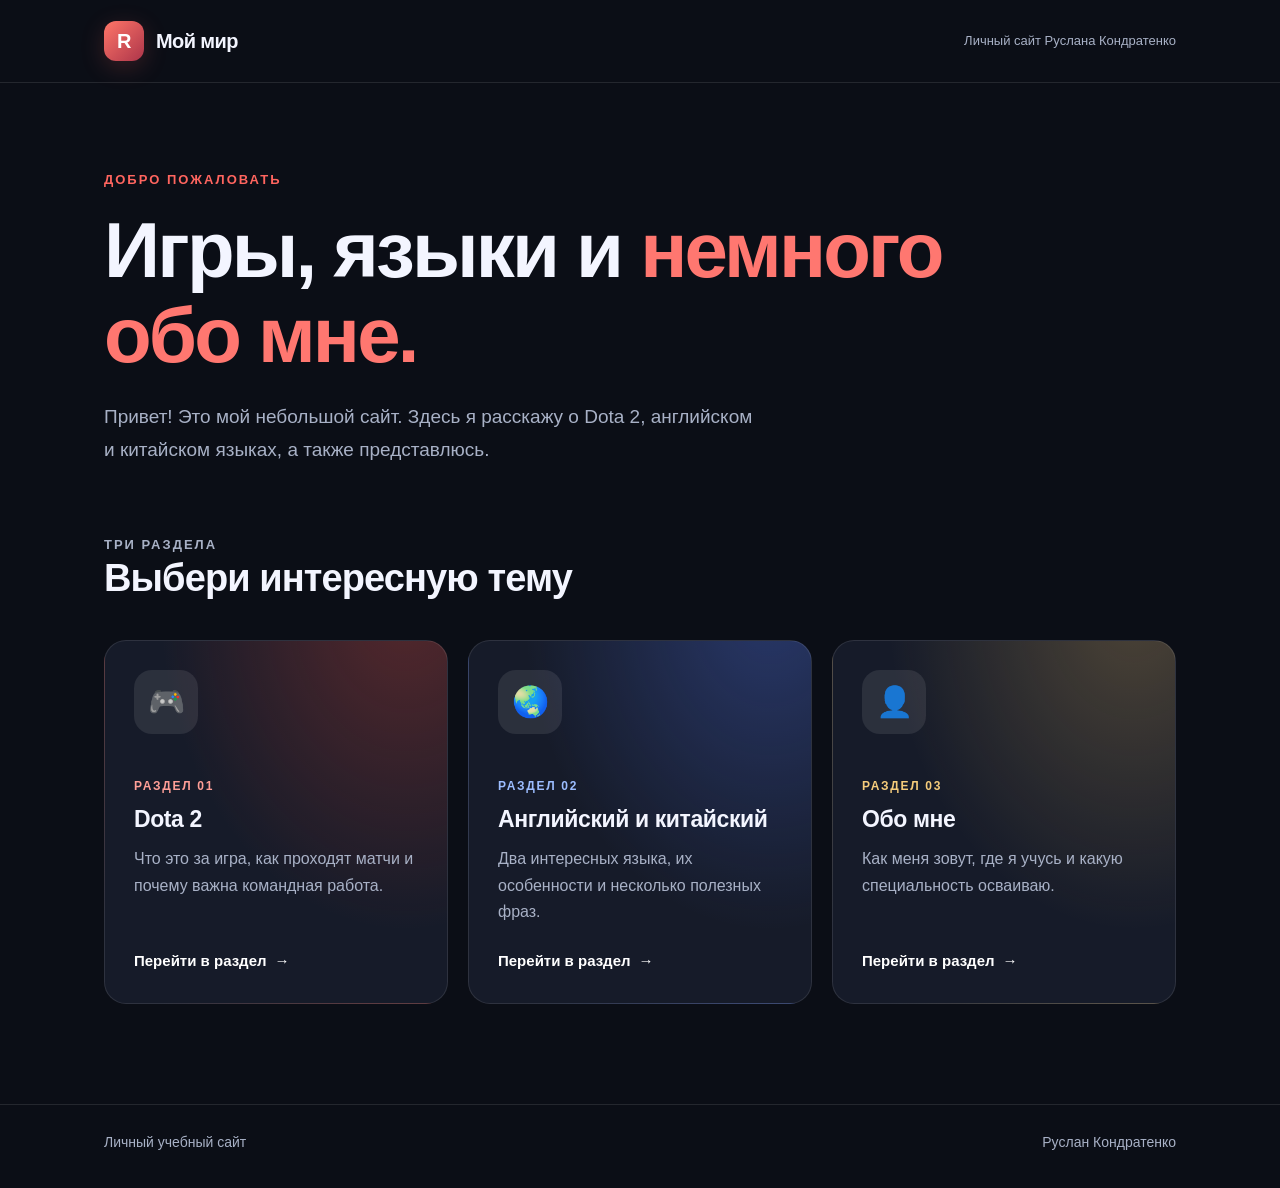
<file: index.html>
<!DOCTYPE html>
<html lang="ru">
<head>
  <meta charset="UTF-8">
  <meta name="viewport" content="width=device-width, initial-scale=1.0">
  <meta name="description" content="Личный сайт Руслана Кондратенко: Dota 2, английский и китайский языки, информация обо мне.">
  <title>Мой мир — Главная</title>
  <link rel="stylesheet" href="style.css">
</head>
<body>
  <header class="site-header">
    <div class="shell header-inner">
      <div class="brand"><span class="brand-mark">R</span><span>Мой мир</span></div>
      <div class="brand-sub">Личный сайт Руслана Кондратенко</div>
    </div>
  </header>
  <main>
    <section class="shell hero">
      <p class="eyebrow">Добро пожаловать</p>
      <h1>Игры, языки и <span class="hero-highlight">немного обо мне.</span></h1>
      <p class="lead">Привет! Это мой небольшой сайт. Здесь я расскажу о Dota 2, английском и китайском языках, а также представлюсь.</p>
    </section>
    <section class="shell" aria-labelledby="topics">
      <div class="section-head"><div><p class="eyebrow">Три раздела</p><h2 id="topics">Выбери интересную тему</h2></div></div>
      <div class="topic-grid">
        <a class="topic-card dota" href="dota.html">
          <span class="icon-wrap" aria-hidden="true">🎮</span>
          <span class="card-kicker">Раздел 01</span>
          <h3>Dota 2</h3>
          <p>Что это за игра, как проходят матчи и почему важна командная работа.</p>
          <span class="card-action">Перейти в раздел <span aria-hidden="true">→</span></span>
        </a>
        <a class="topic-card language" href="languages.html">
          <span class="icon-wrap" aria-hidden="true">🌏</span>
          <span class="card-kicker">Раздел 02</span>
          <h3>Английский и китайский</h3>
          <p>Два интересных языка, их особенности и несколько полезных фраз.</p>
          <span class="card-action">Перейти в раздел <span aria-hidden="true">→</span></span>
        </a>
        <a class="topic-card about" href="about.html">
          <span class="icon-wrap" aria-hidden="true">👤</span>
          <span class="card-kicker">Раздел 03</span>
          <h3>Обо мне</h3>
          <p>Как меня зовут, где я учусь и какую специальность осваиваю.</p>
          <span class="card-action">Перейти в раздел <span aria-hidden="true">→</span></span>
        </a>
      </div>
    </section>
  </main>
  <footer class="site-footer"><div class="shell footer-inner"><span>Личный учебный сайт</span><span>Руслан Кондратенко</span></div></footer>
</body>
</html>
</file>
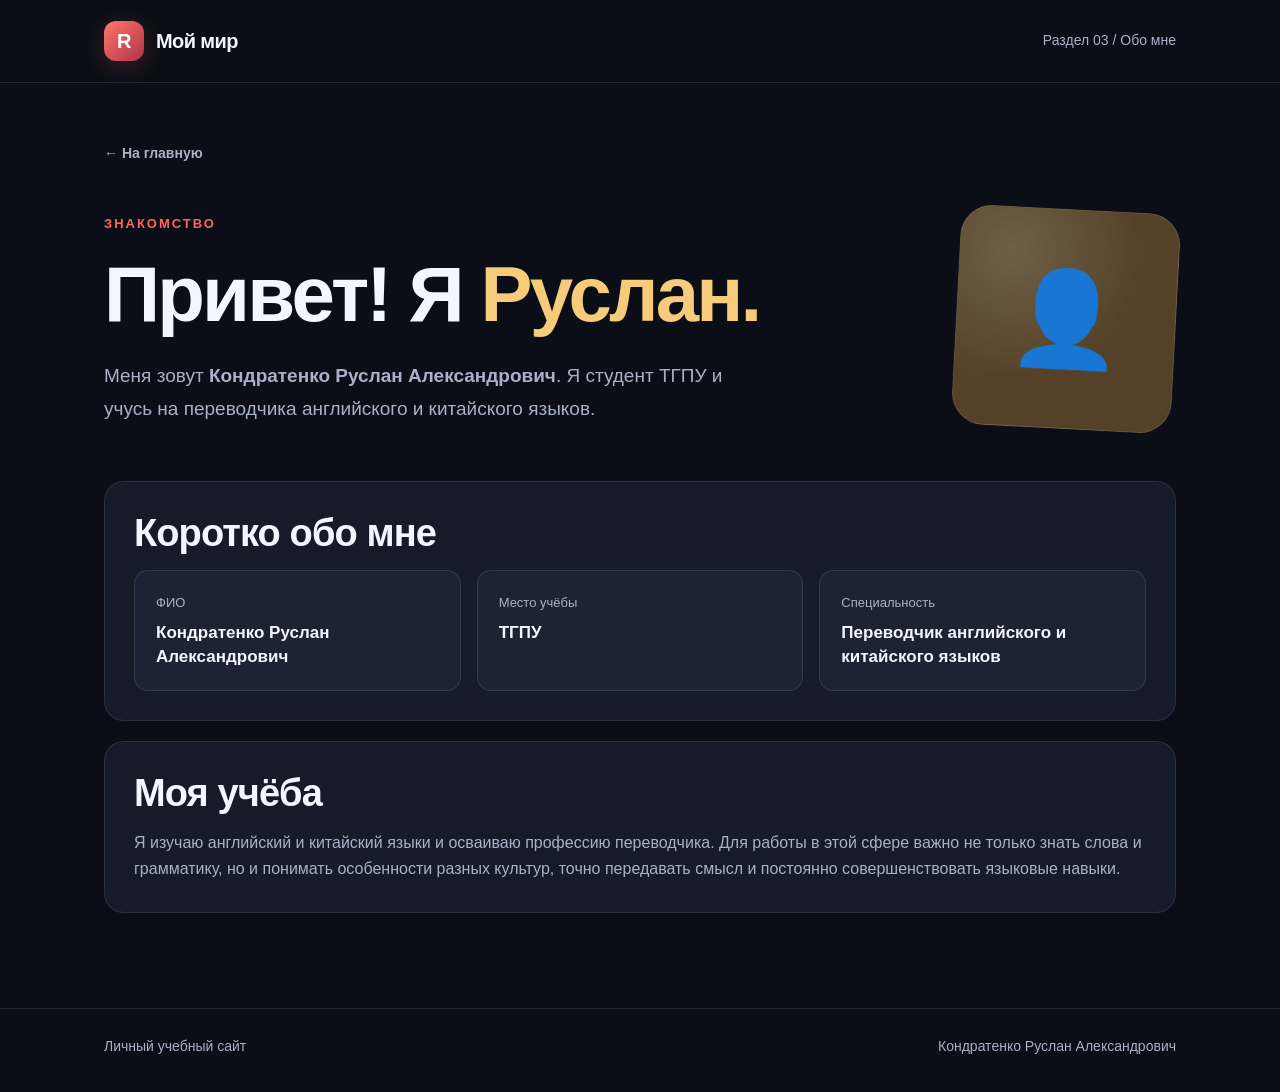
<file: about.html>
<!DOCTYPE html>
<html lang="ru">
<head>
  <meta charset="UTF-8"><meta name="viewport" content="width=device-width, initial-scale=1.0">
  <meta name="description" content="О Руслане Александровиче Кондратенко, студенте ТГПУ.">
  <title>Обо мне — Мой мир</title><link rel="stylesheet" href="style.css">
</head>
<body>
  <header class="site-header"><div class="shell header-inner"><div class="brand"><span class="brand-mark">R</span><span>Мой мир</span></div><span class="top-label">Раздел 03 / Обо мне</span></div></header>
  <main>
    <section class="shell page-hero">
      <a class="back-link" href="index.html">← На главную</a>
      <div class="page-intro"><div><p class="eyebrow">Знакомство</p><h1>Привет! Я <span class="about-name">Руслан.</span></h1><p class="lead">Меня зовут <strong>Кондратенко Руслан Александрович</strong>. Я студент ТГПУ и учусь на переводчика английского и китайского языков.</p></div><div class="page-illustration gold" aria-hidden="true">👤</div></div>
    </section>
    <section class="shell content-grid">
      <article class="info-card wide"><h2>Коротко обо мне</h2><div class="profile-details"><div class="detail"><small>ФИО</small><strong>Кондратенко Руслан Александрович</strong></div><div class="detail"><small>Место учёбы</small><strong>ТГПУ</strong></div><div class="detail"><small>Специальность</small><strong>Переводчик английского и китайского языков</strong></div></div></article>
      <article class="info-card wide"><h2>Моя учёба</h2><p>Я изучаю английский и китайский языки и осваиваю профессию переводчика. Для работы в этой сфере важно не только знать слова и грамматику, но и понимать особенности разных культур, точно передавать смысл и постоянно совершенствовать языковые навыки.</p></article>
    </section>
  </main>
  <footer class="site-footer"><div class="shell footer-inner"><span>Личный учебный сайт</span><span>Кондратенко Руслан Александрович</span></div></footer>
</body>
</html>
</file>
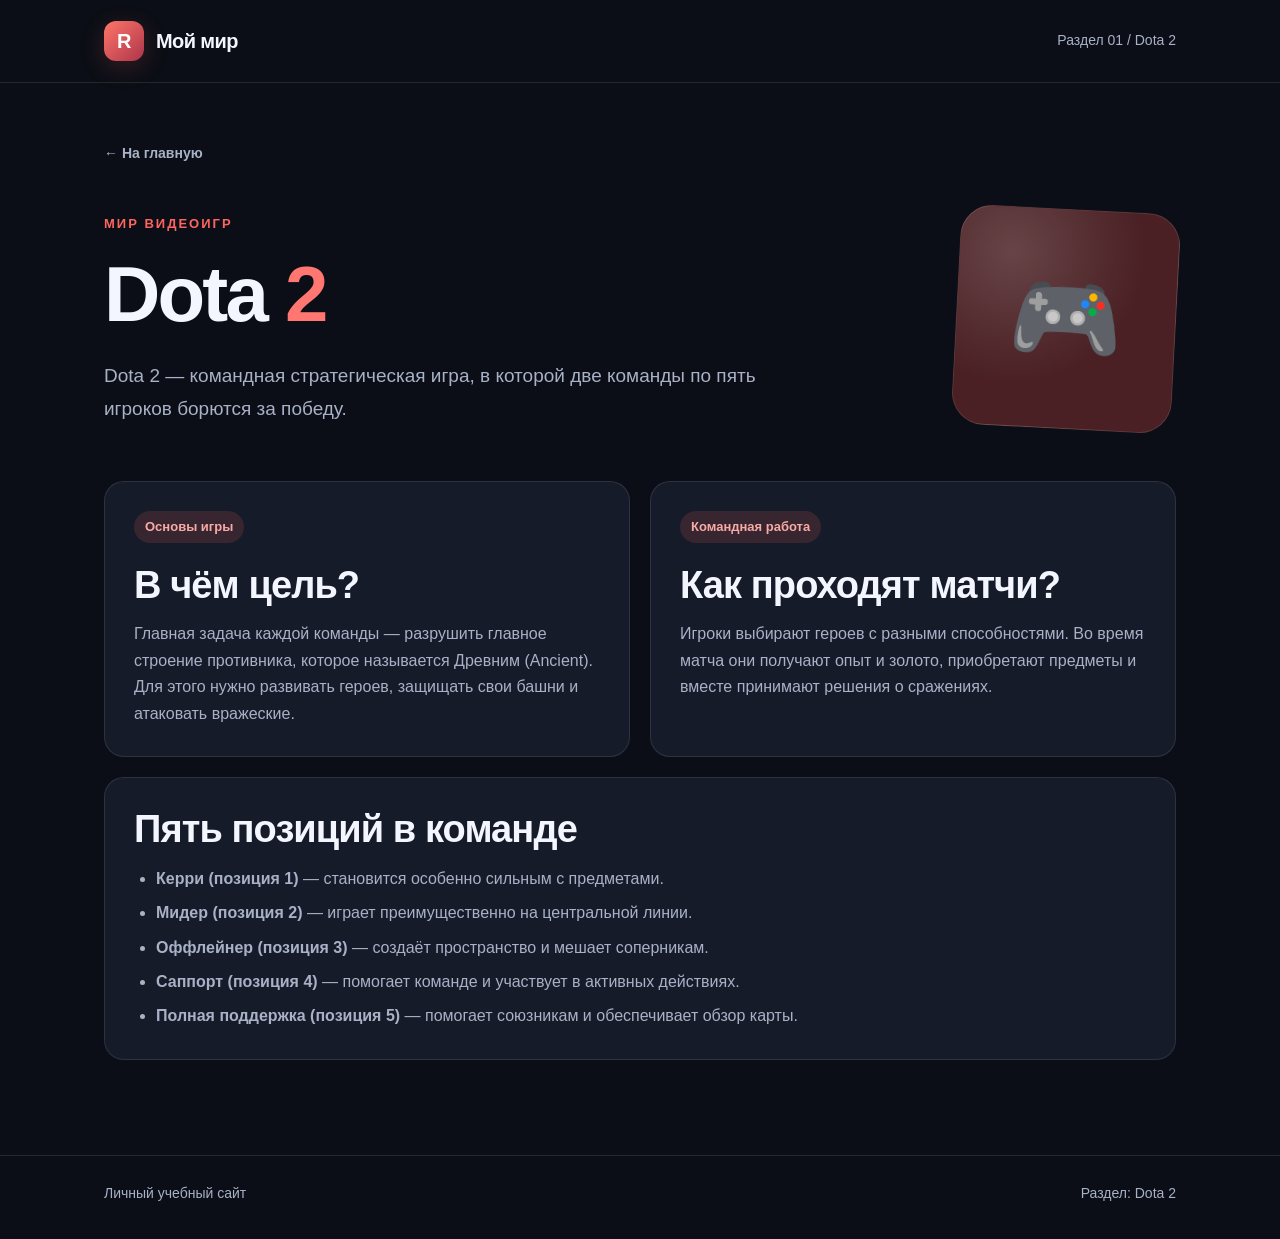
<file: dota.html>
<!DOCTYPE html>
<html lang="ru">
<head>
  <meta charset="UTF-8"><meta name="viewport" content="width=device-width, initial-scale=1.0">
  <meta name="description" content="Кратко об игре Dota 2.">
  <title>Dota 2 — Мой мир</title><link rel="stylesheet" href="style.css">
</head>
<body>
  <header class="site-header"><div class="shell header-inner"><div class="brand"><span class="brand-mark">R</span><span>Мой мир</span></div><span class="top-label">Раздел 01 / Dota 2</span></div></header>
  <main>
    <section class="shell page-hero">
      <a class="back-link" href="index.html">← На главную</a>
      <div class="page-intro"><div><p class="eyebrow">Мир видеоигр</p><h1>Dota <span class="hero-highlight">2</span></h1><p class="lead">Dota 2 — командная стратегическая игра, в которой две команды по пять игроков борются за победу.</p></div><div class="page-illustration red" aria-hidden="true">🎮</div></div>
    </section>
    <section class="shell content-grid">
      <article class="info-card"><span class="pill">Основы игры</span><h2>В чём цель?</h2><p>Главная задача каждой команды — разрушить главное строение противника, которое называется Древним (Ancient). Для этого нужно развивать героев, защищать свои башни и атаковать вражеские.</p></article>
      <article class="info-card"><span class="pill">Командная работа</span><h2>Как проходят матчи?</h2><p>Игроки выбирают героев с разными способностями. Во время матча они получают опыт и золото, приобретают предметы и вместе принимают решения о сражениях.</p></article>
      <article class="info-card wide"><h2>Пять позиций в команде</h2><ul><li><strong>Керри (позиция 1)</strong> — становится особенно сильным с предметами.</li><li><strong>Мидер (позиция 2)</strong> — играет преимущественно на центральной линии.</li><li><strong>Оффлейнер (позиция 3)</strong> — создаёт пространство и мешает соперникам.</li><li><strong>Саппорт (позиция 4)</strong> — помогает команде и участвует в активных действиях.</li><li><strong>Полная поддержка (позиция 5)</strong> — помогает союзникам и обеспечивает обзор карты.</li></ul></article>
    </section>
  </main>
  <footer class="site-footer"><div class="shell footer-inner"><span>Личный учебный сайт</span><span>Раздел: Dota 2</span></div></footer>
</body>
</html>
</file>
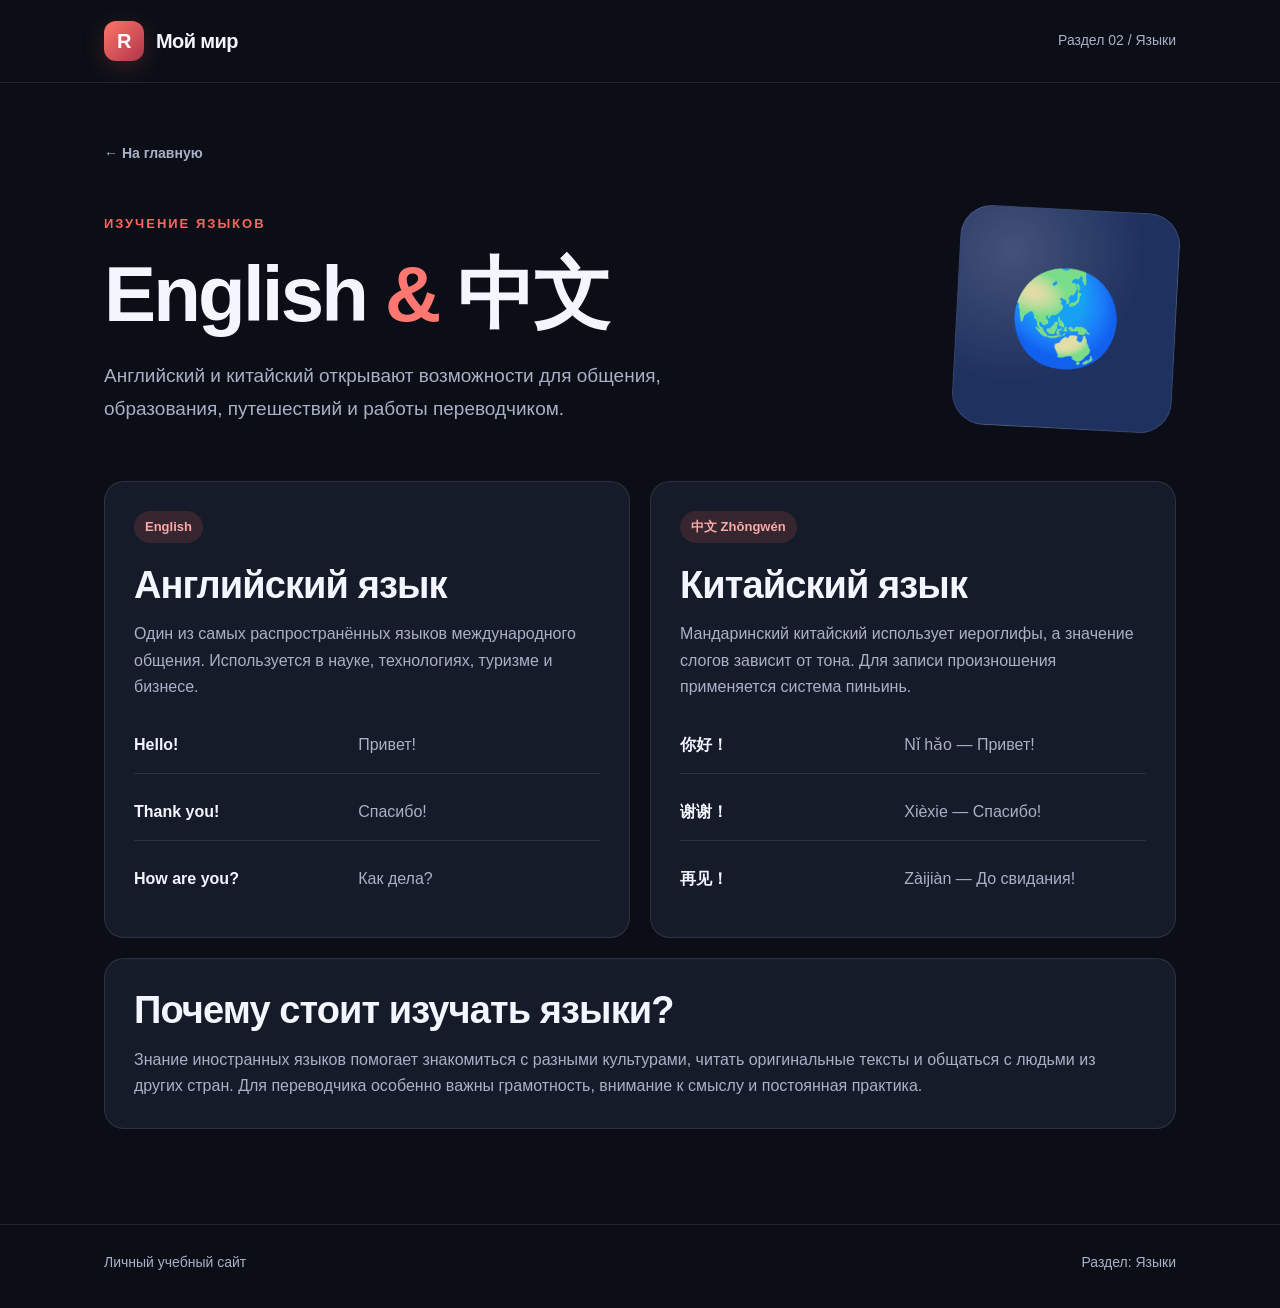
<file: languages.html>
<!DOCTYPE html>
<html lang="ru">
<head>
  <meta charset="UTF-8"><meta name="viewport" content="width=device-width, initial-scale=1.0">
  <meta name="description" content="Английский и китайский языки: особенности и полезные фразы.">
  <title>Английский и китайский — Мой мир</title><link rel="stylesheet" href="style.css">
</head>
<body>
  <header class="site-header"><div class="shell header-inner"><div class="brand"><span class="brand-mark">R</span><span>Мой мир</span></div><span class="top-label">Раздел 02 / Языки</span></div></header>
  <main>
    <section class="shell page-hero">
      <a class="back-link" href="index.html">← На главную</a>
      <div class="page-intro"><div><p class="eyebrow">Изучение языков</p><h1>English <span class="hero-highlight">&amp;</span> 中文</h1><p class="lead">Английский и китайский открывают возможности для общения, образования, путешествий и работы переводчиком.</p></div><div class="page-illustration blue" aria-hidden="true">🌏</div></div>
    </section>
    <section class="shell content-grid">
      <article class="info-card"><span class="pill">English</span><h2>Английский язык</h2><p>Один из самых распространённых языков международного общения. Используется в науке, технологиях, туризме и бизнесе.</p><div class="lang-stack"><div class="phrase"><strong lang="en">Hello!</strong><span>Привет!</span></div><div class="phrase"><strong lang="en">Thank you!</strong><span>Спасибо!</span></div><div class="phrase"><strong lang="en">How are you?</strong><span>Как дела?</span></div></div></article>
      <article class="info-card"><span class="pill">中文 Zhōngwén</span><h2>Китайский язык</h2><p>Мандаринский китайский использует иероглифы, а значение слогов зависит от тона. Для записи произношения применяется система пиньинь.</p><div class="lang-stack"><div class="phrase"><strong lang="zh">你好！</strong><span>Nǐ hǎo — Привет!</span></div><div class="phrase"><strong lang="zh">谢谢！</strong><span>Xièxie — Спасибо!</span></div><div class="phrase"><strong lang="zh">再见！</strong><span>Zàijiàn — До свидания!</span></div></div></article>
      <article class="info-card wide"><h2>Почему стоит изучать языки?</h2><p>Знание иностранных языков помогает знакомиться с разными культурами, читать оригинальные тексты и общаться с людьми из других стран. Для переводчика особенно важны грамотность, внимание к смыслу и постоянная практика.</p></article>
    </section>
  </main>
  <footer class="site-footer"><div class="shell footer-inner"><span>Личный учебный сайт</span><span>Раздел: Языки</span></div></footer>
</body>
</html>
</file>
<file: style.css>
:root {
  --bg: #0b0e16;
  --surface: #161b29;
  --surface-2: #1c2334;
  --text: #f3f5ff;
  --muted: #a8b1c6;
  --border: rgba(255,255,255,.10);
  --accent: #ff655f;
  --accent-soft: rgba(255,101,95,.14);
  --max-width: 1120px;
}
* { box-sizing: border-box; }
html { scroll-behavior: smooth; }
body { margin: 0; font-family: Inter, -apple-system, BlinkMacSystemFont, 'Segoe UI', Arial, sans-serif; background: var(--bg); color: var(--text); line-height: 1.65; }
a { color: inherit; text-decoration: none; }
button, a { -webkit-tap-highlight-color: transparent; }
a:focus-visible { outline: 3px solid #fff; outline-offset: 5px; border-radius: 6px; }
.shell { max-width: var(--max-width); margin: auto; padding-left: 24px; padding-right: 24px; }
.site-header { border-bottom: 1px solid var(--border); background: rgba(11,14,22,.93); }
.header-inner { min-height: 82px; display: flex; justify-content: space-between; align-items: center; gap: 24px; }
.brand { display: flex; align-items: center; gap: 12px; font-weight: 800; font-size: 20px; letter-spacing: -.6px; }
.brand-mark { display: inline-grid; place-items: center; width: 40px; height: 40px; border-radius: 12px; background: linear-gradient(135deg, #ff7668, #ad354a); color: white; font-size: 20px; box-shadow: 0 6px 24px rgba(255,101,95,.19); }
.brand-sub { color: var(--muted); font-size: 13px; font-weight: 500; }
.top-label { color: var(--muted); font-size: 14px; }
.hero { padding-top: 86px; padding-bottom: 68px; position: relative; }
.eyebrow { color: var(--accent); font-size: 13px; font-weight: 800; letter-spacing: 2px; text-transform: uppercase; margin: 0 0 18px; }
h1, h2, h3, p { margin-top: 0; }
h1 { max-width: 850px; font-size: clamp(42px, 6.5vw, 78px); line-height: 1.08; letter-spacing: -2.8px; margin-bottom: 23px; }
h2 { font-size: clamp(27px, 3vw, 38px); line-height: 1.18; letter-spacing: -.9px; margin-bottom: 14px; }
h3 { font-size: 23px; letter-spacing: -.4px; line-height: 1.25; margin-bottom: 12px; }
.lead { max-width: 660px; font-size: 19px; color: var(--muted); line-height: 1.75; margin-bottom: 0; }
.hero-highlight { color: #ff7770; }
.section-head { display: flex; justify-content: space-between; align-items: flex-end; gap: 18px; margin-bottom: 25px; }
.section-head p { color: var(--muted); margin: 0; }
.topic-grid { display: grid; grid-template-columns: repeat(3, 1fr); gap: 20px; padding-bottom: 100px; }
.topic-card { position: relative; overflow: hidden; display: flex; flex-direction: column; min-height: 340px; padding: 29px; border-radius: 22px; border: 1px solid var(--border); background: var(--surface); transition: transform .2s ease, border-color .2s ease, box-shadow .2s ease; }
.topic-card:hover { transform: translateY(-5px); border-color: rgba(255,255,255,.28); box-shadow: 0 18px 50px rgba(0,0,0,.22); }
.topic-card.dota { background: radial-gradient(ellipse at 88% -12%, rgba(226,68,50,.31), transparent 58%), var(--surface); }
.topic-card.language { background: radial-gradient(ellipse at 88% -12%, rgba(82,122,255,.30), transparent 58%), var(--surface); }
.topic-card.about { background: radial-gradient(ellipse at 88% -12%, rgba(240,190,95,.25), transparent 58%), var(--surface); }
.icon-wrap { width: 64px; height: 64px; display: grid; place-items: center; border-radius: 18px; font-size: 30px; margin-bottom: 43px; background: rgba(255,255,255,.09); }
.card-kicker { font-size: 12px; font-weight: 800; text-transform: uppercase; letter-spacing: 1.7px; margin-bottom: 9px; color: #ff9f97; }
.language .card-kicker { color: #9cbdff; }
.about .card-kicker { color: #f6cc7b; }
.topic-card p { color: var(--muted); margin-bottom: 24px; }
.card-action { margin-top: auto; font-size: 15px; font-weight: 800; color: white; display: flex; align-items: center; gap: 8px; }
.card-action span { transition: transform .2s ease; }
.topic-card:hover .card-action span { transform: translateX(4px); }
.site-footer { border-top: 1px solid var(--border); padding-top: 26px; padding-bottom: 34px; font-size: 14px; color: var(--muted); }
.footer-inner { display: flex; justify-content: space-between; gap: 15px; flex-wrap: wrap; }
.page-hero { padding-top: 57px; padding-bottom: 52px; }
.back-link { display: inline-flex; gap: 9px; align-items: center; color: var(--muted); font-weight: 700; font-size: 14px; margin-bottom: 44px; }
.back-link:hover { color: white; }
.page-intro { display: grid; grid-template-columns: 1fr auto; align-items: center; gap: 30px; }
.page-illustration { width: 220px; height: 220px; border-radius: 32px; display: grid; place-items: center; font-size: 92px; background: radial-gradient(circle at 24% 20%, rgba(255,255,255,.16), transparent 55%), var(--surface-2); border: 1px solid var(--border); transform: rotate(3deg); }
.page-illustration.red { background-color: #4a2024; }
.page-illustration.blue { background-color: #1f315f; }
.page-illustration.gold { background-color: #544127; }
.content-grid { display: grid; grid-template-columns: repeat(2, minmax(0, 1fr)); gap: 20px; padding-bottom: 95px; }
.info-card { background: var(--surface); border: 1px solid var(--border); padding: 29px; border-radius: 20px; }
.info-card.wide { grid-column: 1 / -1; }
.info-card p, .info-card li { color: var(--muted); }
.info-card p:last-child, .info-card ul:last-child { margin-bottom: 0; }
.info-card ul { margin: 0; padding-left: 22px; }
.info-card li + li { margin-top: 8px; }
.pill { display: inline-block; padding: 5px 11px; border-radius: 99px; color: #f8aaa6; background: var(--accent-soft); font-size: 13px; font-weight: 800; margin-bottom: 20px; }
.lang-stack { display: grid; gap: 10px; }
.phrase { display: grid; grid-template-columns: 1fr 1.15fr; gap: 14px; padding: 15px 0; border-bottom: 1px solid var(--border); }
.phrase:last-child { border-bottom: 0; }
.phrase strong { color: var(--text); }
.phrase span { color: var(--muted); }
.about-name { color: #f6cc7b; }
.profile-details { display: grid; grid-template-columns: repeat(3, 1fr); gap: 16px; }
.detail { background: var(--surface-2); border: 1px solid var(--border); border-radius: 14px; padding: 21px; }
.detail small { display: block; color: var(--muted); margin-bottom: 8px; font-size: 13px; }
.detail strong { display: block; line-height: 1.4; font-size: 17px; }
@media(max-width: 760px) {
  .hero { padding-top: 58px; padding-bottom: 52px; }
  h1 { letter-spacing: -1.6px; }
  .topic-grid { grid-template-columns: 1fr; padding-bottom: 65px; }
  .topic-card { min-height: 265px; }
  .icon-wrap { margin-bottom: 22px; }
  .page-intro { grid-template-columns: 1fr; }
  .page-illustration { width: 135px; height: 135px; font-size: 65px; }
  .content-grid { grid-template-columns: 1fr; padding-bottom: 65px; }
  .info-card.wide { grid-column: auto; }
  .profile-details { grid-template-columns: 1fr; }
  .header-inner { min-height: 72px; }
  .brand-sub { display: none; }
  .section-head { display: block; }
  .top-label { font-size: 12px; }
}
@media(prefers-reduced-motion: reduce) { *, *::before, *::after { scroll-behavior: auto !important; transition: none !important; } }
</file>
